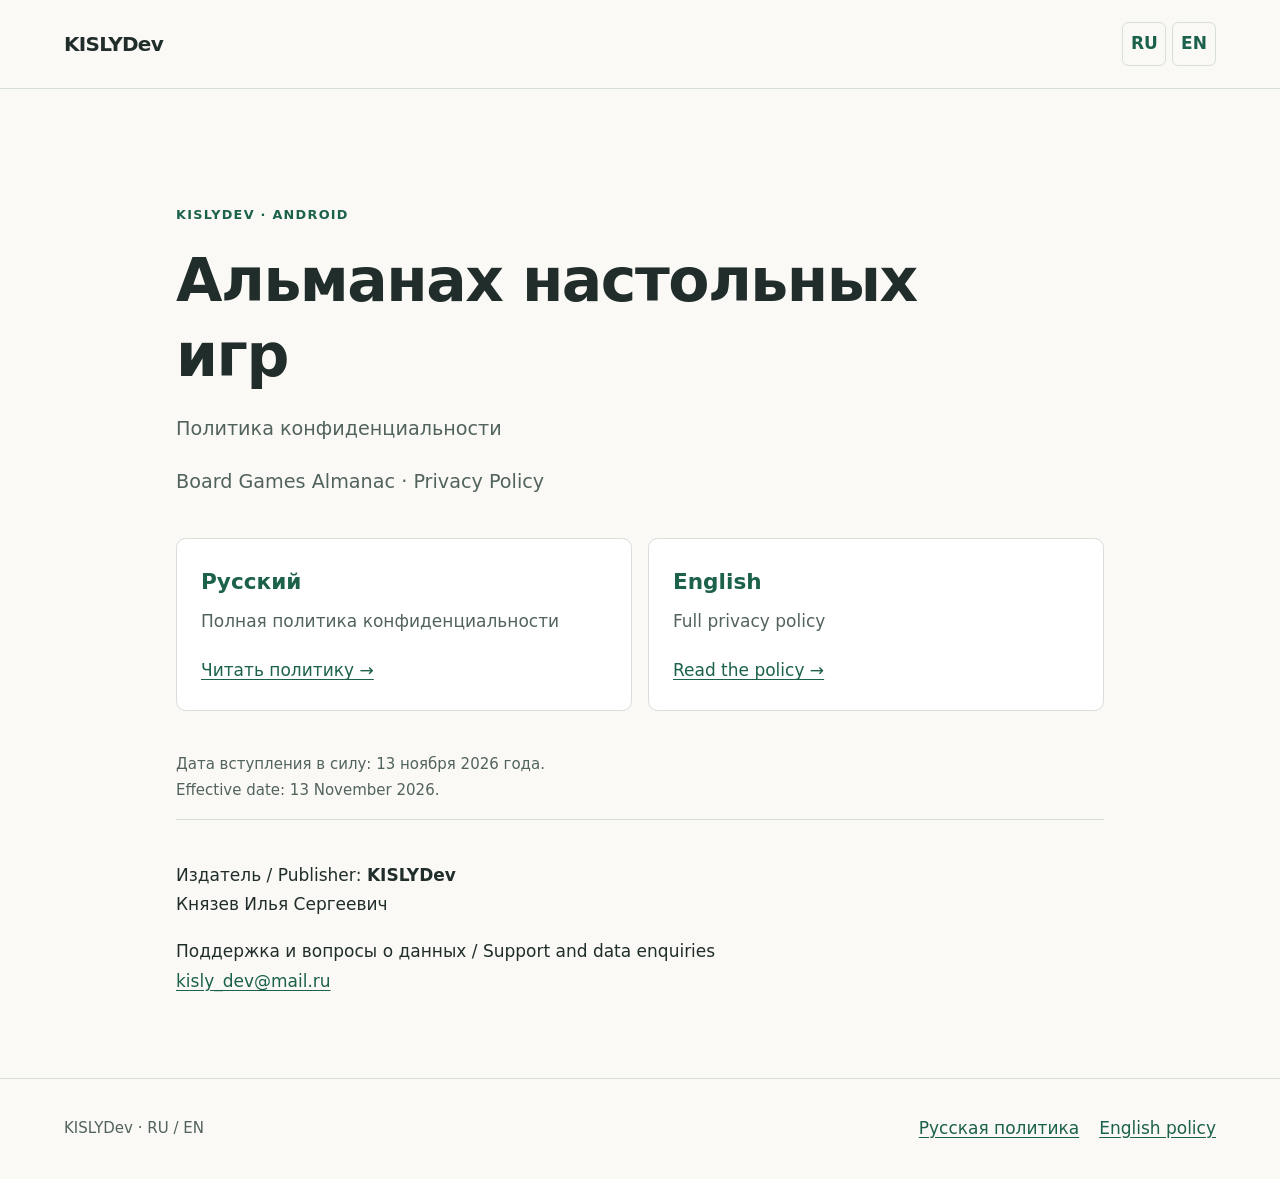
<file: index.html>
<!doctype html>
<html lang="ru">
<head>
  <meta charset="utf-8" />
  <meta name="viewport" content="width=device-width, initial-scale=1" />
  <meta name="description" content="KISLYDev — политика конфиденциальности приложения «Альманах настольных игр» на русском и английском языках." />
  <meta name="referrer" content="no-referrer" />
  <title>KISLYDev — Политика конфиденциальности / Privacy Policy</title>
  <link rel="stylesheet" href="styles.css" />
  <link rel="icon" href="data:," />
  <link rel="alternate" hreflang="ru" href="privacy-ru.html" />
  <link rel="alternate" hreflang="en" href="privacy-en.html" />
  <link rel="alternate" hreflang="x-default" href="index.html" />
</head>
<body>
  <a class="skip-link" href="#main">К содержимому / Skip to content</a>
  <header class="site-header">
    <div class="wrap header-inner">
      <a class="brand" href="index.html" aria-label="KISLYDev — главная / Home">KISLYDev</a>
      <nav class="languages" aria-label="Язык / Language">
        <a href="privacy-ru.html" lang="ru" hreflang="ru" aria-label="Русская политика">RU</a>
        <a href="privacy-en.html" lang="en" hreflang="en" aria-label="English privacy policy">EN</a>
      </nav>
    </div>
  </header>
  <main id="main" class="wrap home">
    <p class="eyebrow">KISLYDev · Android</p>
    <h1>Альманах настольных игр</h1>
    <p class="lead">Политика конфиденциальности</p>
    <p class="lead" lang="en">Board Games Almanac · Privacy Policy</p>
    <div class="language-choices">
      <a class="language-choice" href="privacy-ru.html" lang="ru" hreflang="ru">
        <strong>Русский</strong>
        <span>Полная политика конфиденциальности</span>
        <span class="read">Читать политику →</span>
      </a>
      <a class="language-choice" href="privacy-en.html" lang="en" hreflang="en">
        <strong>English</strong>
        <span>Full privacy policy</span>
        <span class="read">Read the policy →</span>
      </a>
    </div>
    <p class="small">Дата вступления в силу: <time datetime="2026-11-13">13 ноября 2026 года</time>.<br /><span lang="en">Effective date: <time datetime="2026-11-13">13 November 2026</time>.</span></p>
    <div class="contact">
      <p>Издатель / <span lang="en">Publisher</span>: <strong>KISLYDev</strong><br />Князев Илья Сергеевич</p>
      <p>Поддержка и вопросы о данных / <span lang="en">Support and data enquiries</span><br /><a href="mailto:kisly_dev@mail.ru">kisly_dev@mail.ru</a></p>
    </div>
  </main>
  <footer class="site-footer">
    <div class="wrap footer-inner">
      <p class="small">KISLYDev · RU / EN</p>
      <nav class="footer-links" aria-label="Политики / Policies">
        <a href="privacy-ru.html" lang="ru" hreflang="ru">Русская политика</a>
        <a href="privacy-en.html" lang="en" hreflang="en">English policy</a>
      </nav>
    </div>
  </footer>
</body>
</html>
</file>
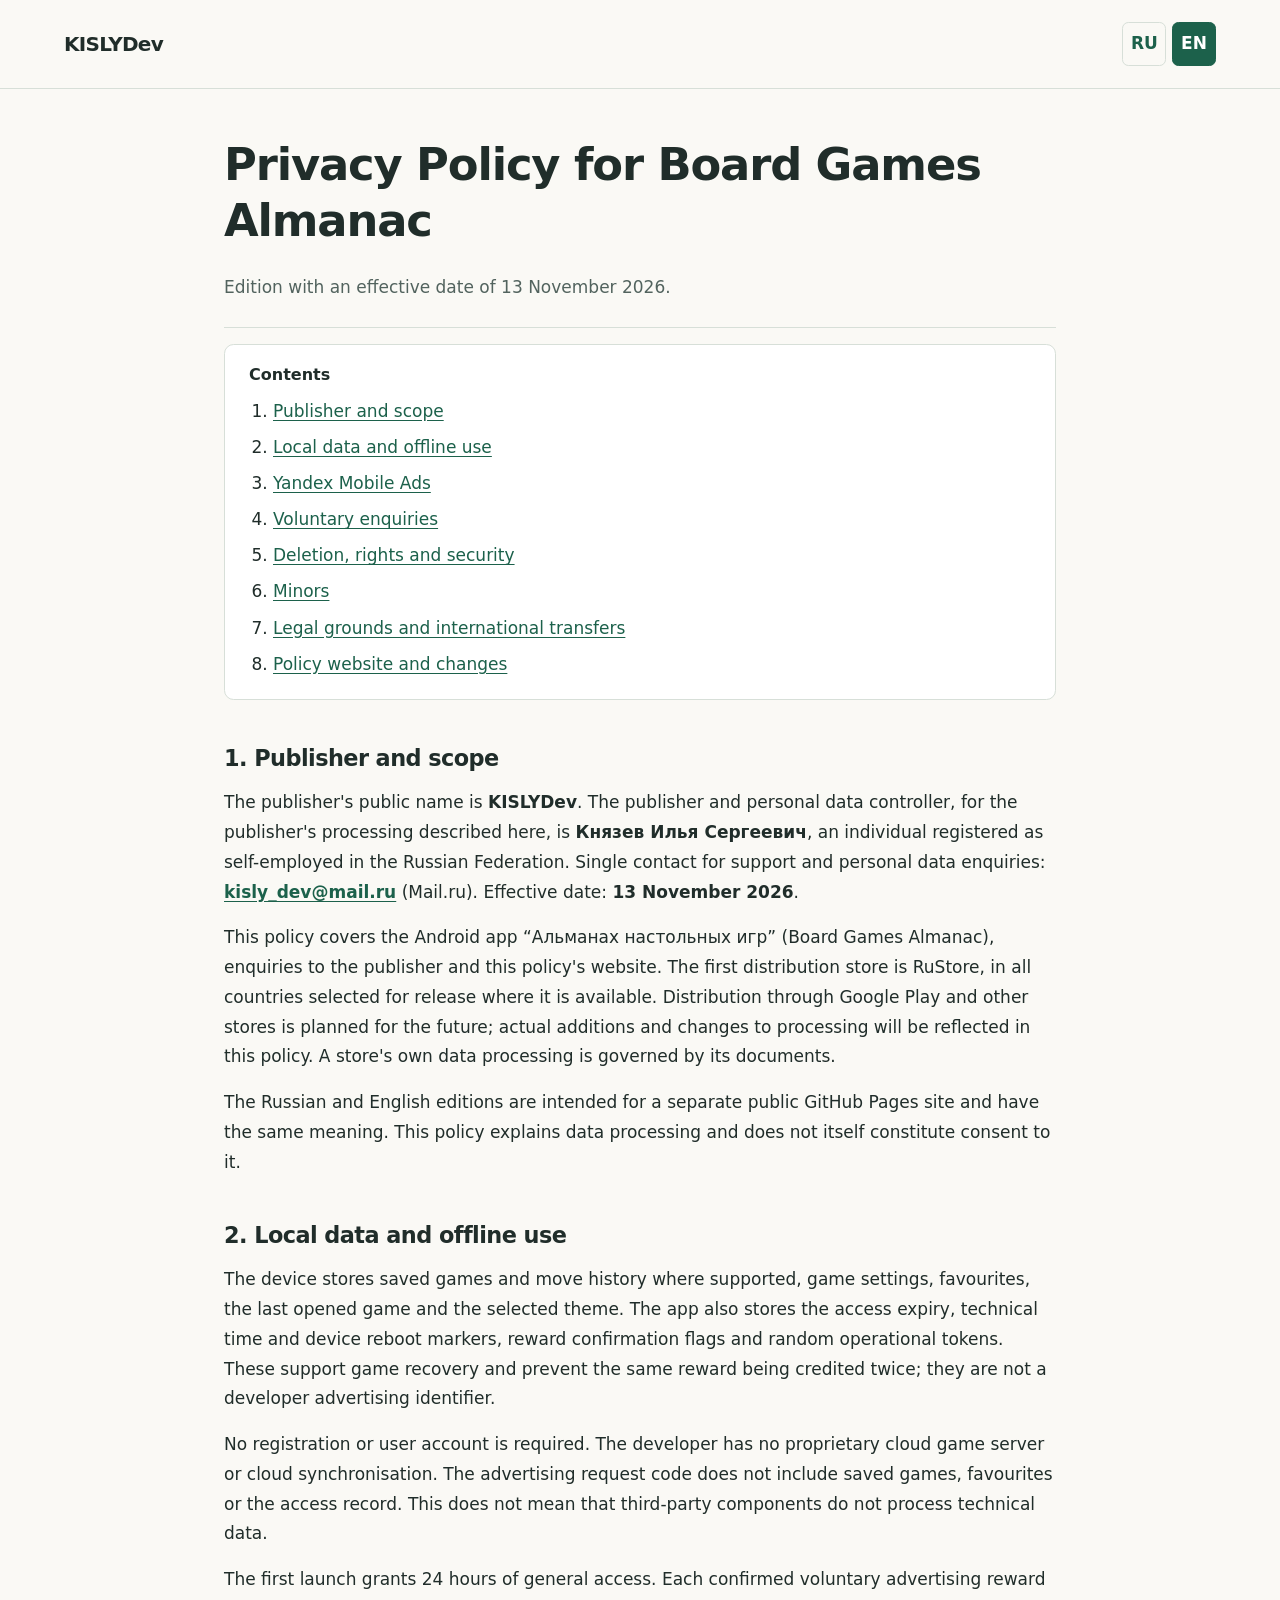
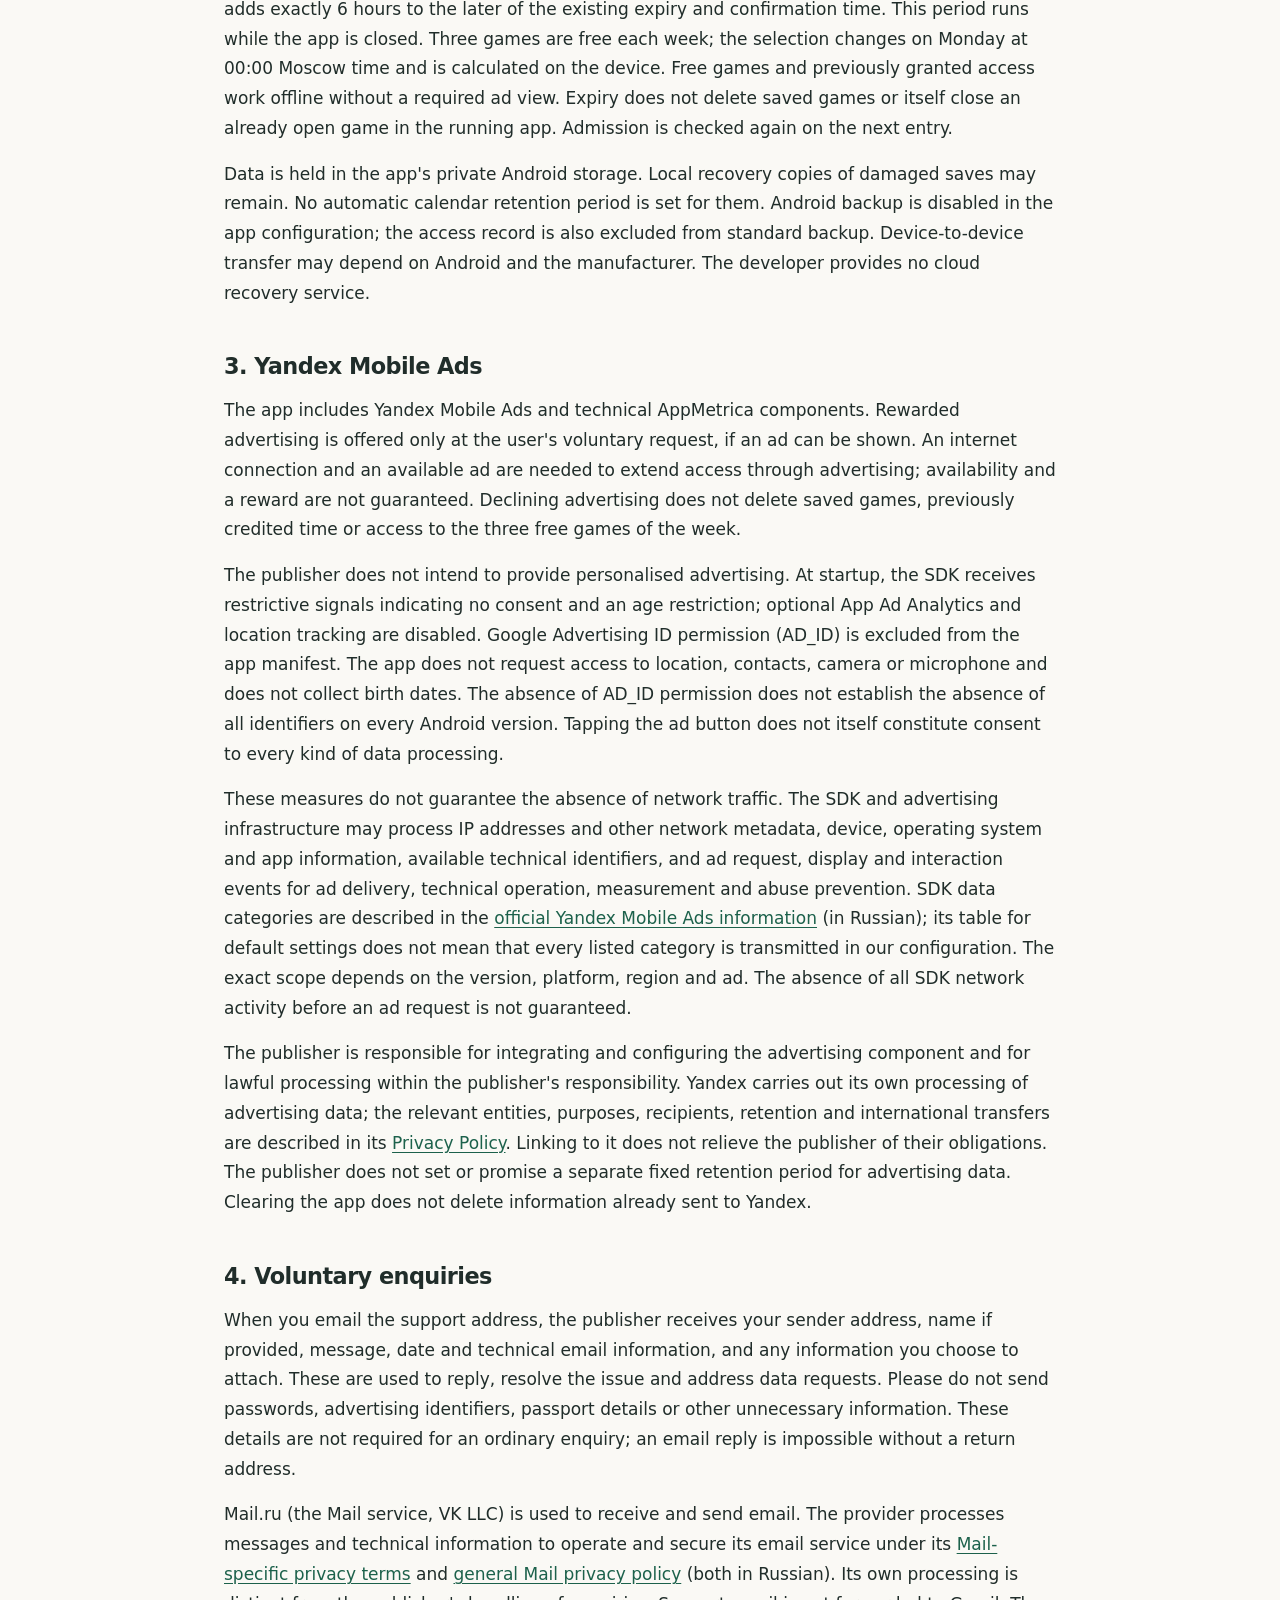
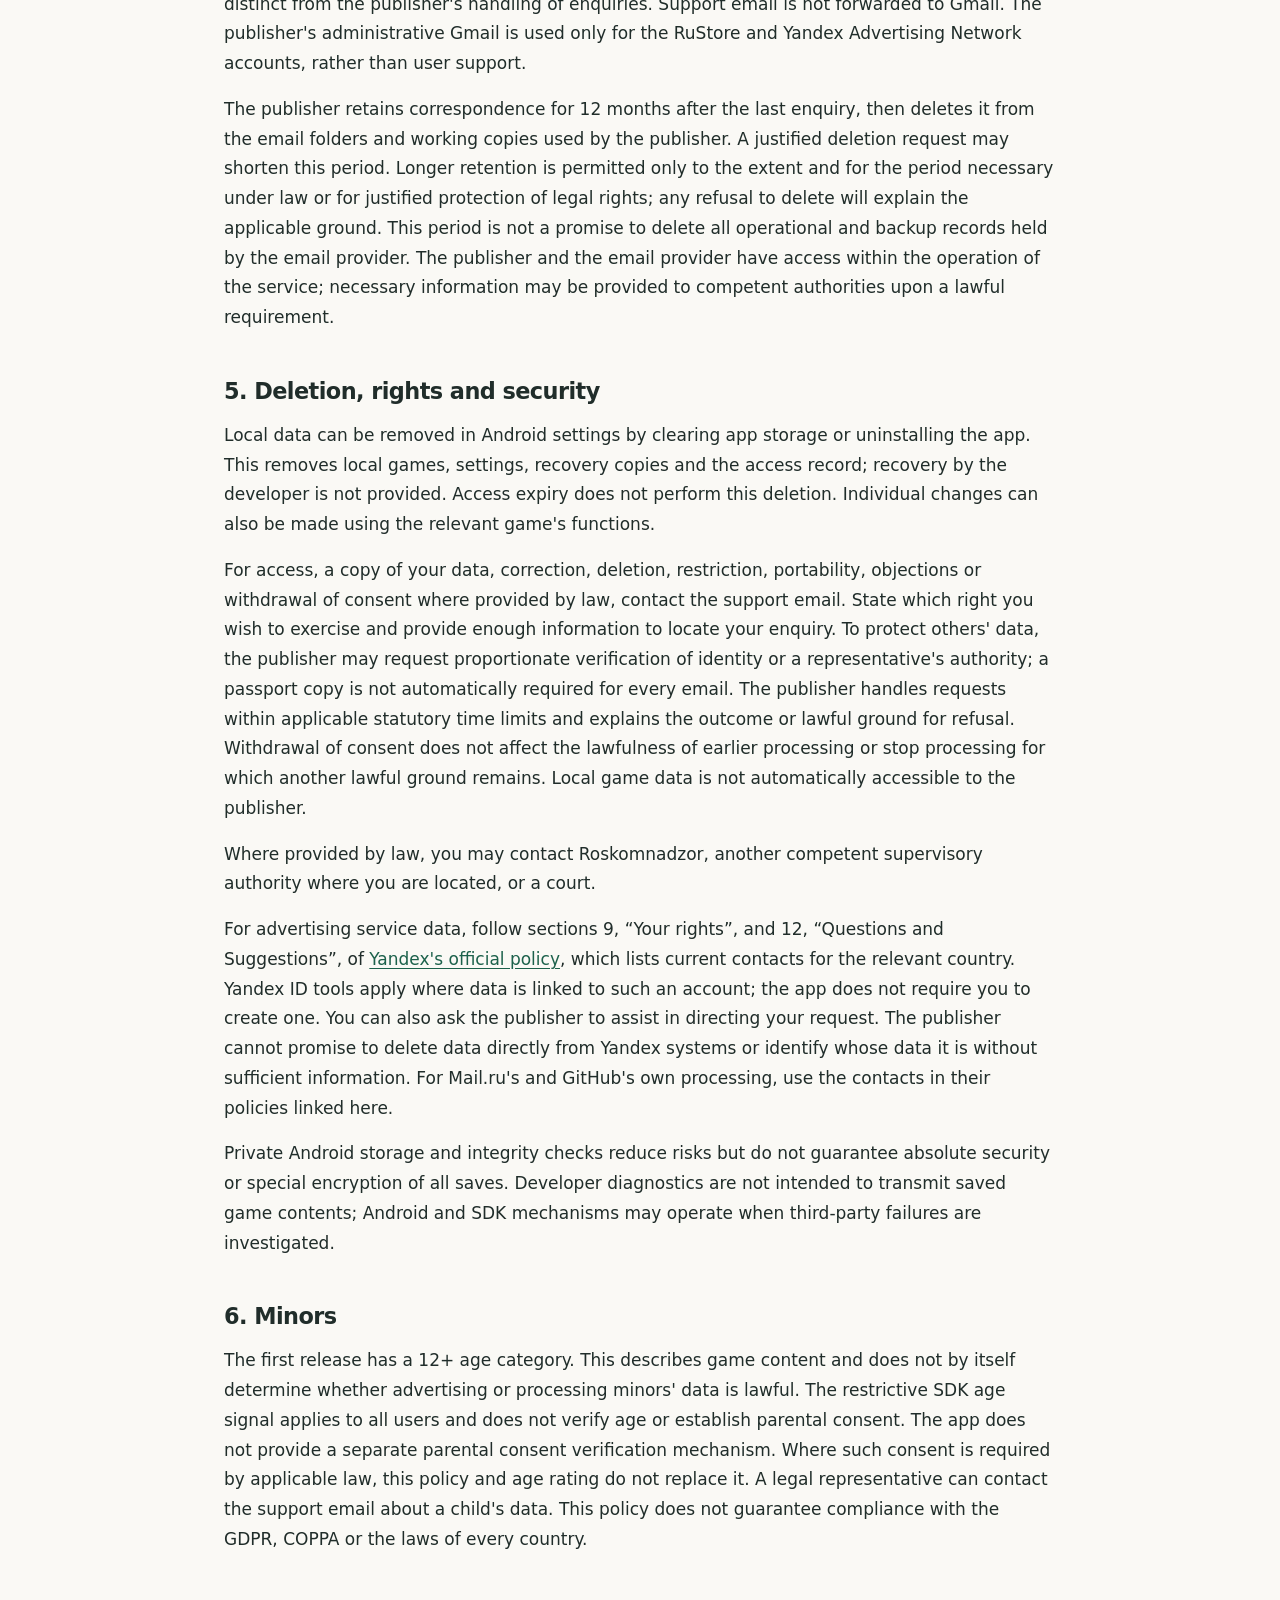
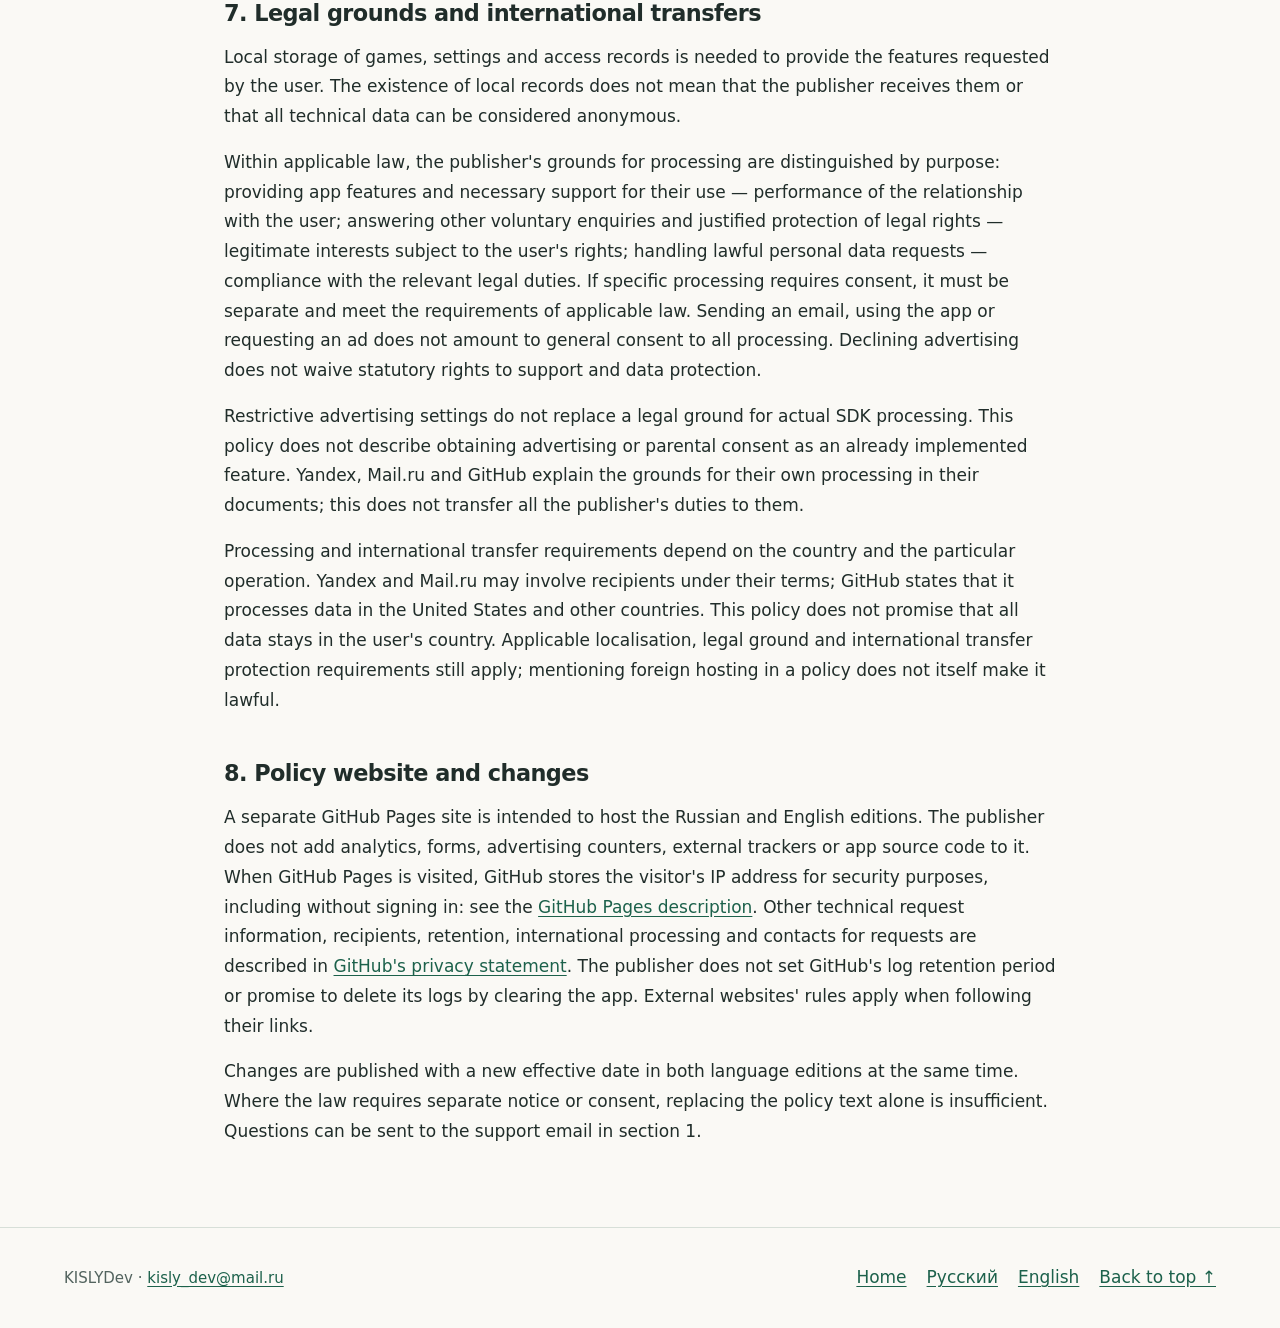
<file: privacy-en.html>
<!doctype html>
<html lang="en">
<head>
  <meta charset="utf-8" />
  <meta name="viewport" content="width=device-width, initial-scale=1" />
  <meta name="description" content="Full privacy policy for the Board Games Almanac Android app. Publisher: KISLYDev." />
  <meta name="referrer" content="no-referrer" />
  <title>Privacy Policy for Board Games Almanac — KISLYDev</title>
  <link rel="stylesheet" href="styles.css" />
  <link rel="icon" href="data:," />
  <link rel="alternate" hreflang="ru" href="privacy-ru.html" />
  <link rel="alternate" hreflang="en" href="privacy-en.html" />
  <link rel="alternate" hreflang="x-default" href="index.html" />
</head>
<body>
  <a class="skip-link" href="#main">Skip to content</a>
  <header class="site-header">
    <div class="wrap header-inner">
      <a class="brand" href="index.html" aria-label="KISLYDev — Home">KISLYDev</a>
      <nav class="languages" aria-label="Policy language">
        <a href="privacy-ru.html" lang="ru" hreflang="ru" aria-label="Русская политика">RU</a>
        <a href="privacy-en.html" lang="en" hreflang="en" aria-label="English privacy policy" aria-current="page">EN</a>
      </nav>
    </div>
  </header>
  <main id="main" class="wrap policy-layout">
    <article class="policy">
<h1>Privacy Policy for Board Games Almanac</h1>
<p>Edition with an effective date of <time datetime="2026-11-13">13 November 2026</time>.</p>
<nav class="contents" aria-labelledby="contents-title">
      <h2 id="contents-title">Contents</h2>
      <ol>
          <li><a href="#publisher">Publisher and scope</a></li>
          <li><a href="#local-data">Local data and offline use</a></li>
          <li><a href="#advertising">Yandex Mobile Ads</a></li>
          <li><a href="#support">Voluntary enquiries</a></li>
          <li><a href="#rights-deletion">Deletion, rights and security</a></li>
          <li><a href="#minors">Minors</a></li>
          <li><a href="#legal-transfers">Legal grounds and international transfers</a></li>
          <li><a href="#policy-site">Policy website and changes</a></li>
      </ol>
    </nav>
<section id="publisher" aria-labelledby="heading-publisher">
<h2 id="heading-publisher">1. Publisher and scope</h2>
<!-- privacy-section: publisher -->
<p>The publisher's public name is <strong>KISLYDev</strong>. The publisher and personal data controller, for the publisher's processing described here, is <strong lang="ru">Князев Илья Сергеевич</strong>, an individual registered as self-employed in the Russian Federation. Single contact for support and personal data enquiries: <strong><a href="mailto:kisly_dev@mail.ru">kisly_dev@mail.ru</a></strong> (Mail.ru). Effective date: <strong><time datetime="2026-11-13">13 November 2026</time></strong>.</p>
<p>This policy covers the Android app “Альманах настольных игр” (Board Games Almanac), enquiries to the publisher and this policy's website. The first distribution store is RuStore, in all countries selected for release where it is available. Distribution through Google Play and other stores is planned for the future; actual additions and changes to processing will be reflected in this policy. A store's own data processing is governed by its documents.</p>
<p>The Russian and English editions are intended for a separate public GitHub Pages site and have the same meaning. This policy explains data processing and does not itself constitute consent to it.</p>
</section>
<section id="local-data" aria-labelledby="heading-local-data">
<h2 id="heading-local-data">2. Local data and offline use</h2>
<!-- privacy-section: local-data -->
<p>The device stores saved games and move history where supported, game settings, favourites, the last opened game and the selected theme. The app also stores the access expiry, technical time and device reboot markers, reward confirmation flags and random operational tokens. These support game recovery and prevent the same reward being credited twice; they are not a developer advertising identifier.</p>
<p>No registration or user account is required. The developer has no proprietary cloud game server or cloud synchronisation. The advertising request code does not include saved games, favourites or the access record. This does not mean that third-party components do not process technical data.</p>
<p>The first launch grants 24 hours of general access. Each confirmed voluntary advertising reward adds exactly 6 hours to the later of the existing expiry and confirmation time. This period runs while the app is closed. Three games are free each week; the selection changes on Monday at 00:00 Moscow time and is calculated on the device. Free games and previously granted access work offline without a required ad view. Expiry does not delete saved games or itself close an already open game in the running app. Admission is checked again on the next entry.</p>
<p>Data is held in the app's private Android storage. Local recovery copies of damaged saves may remain. No automatic calendar retention period is set for them. Android backup is disabled in the app configuration; the access record is also excluded from standard backup. Device-to-device transfer may depend on Android and the manufacturer. The developer provides no cloud recovery service.</p>
</section>
<section id="advertising" aria-labelledby="heading-advertising">
<h2 id="heading-advertising">3. Yandex Mobile Ads</h2>
<!-- privacy-section: advertising -->
<p>The app includes Yandex Mobile Ads and technical AppMetrica components. Rewarded advertising is offered only at the user's voluntary request, if an ad can be shown. An internet connection and an available ad are needed to extend access through advertising; availability and a reward are not guaranteed. Declining advertising does not delete saved games, previously credited time or access to the three free games of the week.</p>
<p>The publisher does not intend to provide personalised advertising. At startup, the SDK receives restrictive signals indicating no consent and an age restriction; optional App Ad Analytics and location tracking are disabled. Google Advertising ID permission (AD_ID) is excluded from the app manifest. The app does not request access to location, contacts, camera or microphone and does not collect birth dates. The absence of AD_ID permission does not establish the absence of all identifiers on every Android version. Tapping the ad button does not itself constitute consent to every kind of data processing.</p>
<p>These measures do not guarantee the absence of network traffic. The SDK and advertising infrastructure may process IP addresses and other network metadata, device, operating system and app information, available technical identifiers, and ad request, display and interaction events for ad delivery, technical operation, measurement and abuse prevention. SDK data categories are described in the <a href="https://ads.yandex.com/helpcenter/ru/dev/android/app-privacy-android">official Yandex Mobile Ads information</a> (in Russian); its table for default settings does not mean that every listed category is transmitted in our configuration. The exact scope depends on the version, platform, region and ad. The absence of all SDK network activity before an ad request is not guaranteed.</p>
<p>The publisher is responsible for integrating and configuring the advertising component and for lawful processing within the publisher's responsibility. Yandex carries out its own processing of advertising data; the relevant entities, purposes, recipients, retention and international transfers are described in its <a href="https://yandex.com/legal/confidential/">Privacy Policy</a>. Linking to it does not relieve the publisher of their obligations. The publisher does not set or promise a separate fixed retention period for advertising data. Clearing the app does not delete information already sent to Yandex.</p>
</section>
<section id="support" aria-labelledby="heading-support">
<h2 id="heading-support">4. Voluntary enquiries</h2>
<!-- privacy-section: support -->
<p>When you email the support address, the publisher receives your sender address, name if provided, message, date and technical email information, and any information you choose to attach. These are used to reply, resolve the issue and address data requests. Please do not send passwords, advertising identifiers, passport details or other unnecessary information. These details are not required for an ordinary enquiry; an email reply is impossible without a return address.</p>
<p>Mail.ru (the Mail service, VK LLC) is used to receive and send email. The provider processes messages and technical information to operate and secure its email service under its <a href="https://help.mail.ru/legal/terms/mail/privacy/">Mail-specific privacy terms</a> and <a href="https://help.mail.ru/legal/terms/common/privacy/">general Mail privacy policy</a> (both in Russian). Its own processing is distinct from the publisher's handling of enquiries. Support email is not forwarded to Gmail. The publisher's administrative Gmail is used only for the RuStore and Yandex Advertising Network accounts, rather than user support.</p>
<p>The publisher retains correspondence for 12 months after the last enquiry, then deletes it from the email folders and working copies used by the publisher. A justified deletion request may shorten this period. Longer retention is permitted only to the extent and for the period necessary under law or for justified protection of legal rights; any refusal to delete will explain the applicable ground. This period is not a promise to delete all operational and backup records held by the email provider. The publisher and the email provider have access within the operation of the service; necessary information may be provided to competent authorities upon a lawful requirement.</p>
</section>
<section id="rights-deletion" aria-labelledby="heading-rights-deletion">
<h2 id="heading-rights-deletion">5. Deletion, rights and security</h2>
<!-- privacy-section: rights-deletion -->
<p>Local data can be removed in Android settings by clearing app storage or uninstalling the app. This removes local games, settings, recovery copies and the access record; recovery by the developer is not provided. Access expiry does not perform this deletion. Individual changes can also be made using the relevant game's functions.</p>
<p>For access, a copy of your data, correction, deletion, restriction, portability, objections or withdrawal of consent where provided by law, contact the support email. State which right you wish to exercise and provide enough information to locate your enquiry. To protect others' data, the publisher may request proportionate verification of identity or a representative's authority; a passport copy is not automatically required for every email. The publisher handles requests within applicable statutory time limits and explains the outcome or lawful ground for refusal. Withdrawal of consent does not affect the lawfulness of earlier processing or stop processing for which another lawful ground remains. Local game data is not automatically accessible to the publisher.</p>
<p>Where provided by law, you may contact Roskomnadzor, another competent supervisory authority where you are located, or a court.</p>
<p>For advertising service data, follow sections 9, “Your rights”, and 12, “Questions and Suggestions”, of <a href="https://yandex.com/legal/confidential/">Yandex's official policy</a>, which lists current contacts for the relevant country. Yandex ID tools apply where data is linked to such an account; the app does not require you to create one. You can also ask the publisher to assist in directing your request. The publisher cannot promise to delete data directly from Yandex systems or identify whose data it is without sufficient information. For Mail.ru's and GitHub's own processing, use the contacts in their policies linked here.</p>
<p>Private Android storage and integrity checks reduce risks but do not guarantee absolute security or special encryption of all saves. Developer diagnostics are not intended to transmit saved game contents; Android and SDK mechanisms may operate when third-party failures are investigated.</p>
</section>
<section id="minors" aria-labelledby="heading-minors">
<h2 id="heading-minors">6. Minors</h2>
<!-- privacy-section: minors -->
<p>The first release has a 12+ age category. This describes game content and does not by itself determine whether advertising or processing minors' data is lawful. The restrictive SDK age signal applies to all users and does not verify age or establish parental consent. The app does not provide a separate parental consent verification mechanism. Where such consent is required by applicable law, this policy and age rating do not replace it. A legal representative can contact the support email about a child's data. This policy does not guarantee compliance with the GDPR, COPPA or the laws of every country.</p>
</section>
<section id="legal-transfers" aria-labelledby="heading-legal-transfers">
<h2 id="heading-legal-transfers">7. Legal grounds and international transfers</h2>
<!-- privacy-section: legal-transfers -->
<p>Local storage of games, settings and access records is needed to provide the features requested by the user. The existence of local records does not mean that the publisher receives them or that all technical data can be considered anonymous.</p>
<p>Within applicable law, the publisher's grounds for processing are distinguished by purpose: providing app features and necessary support for their use — performance of the relationship with the user; answering other voluntary enquiries and justified protection of legal rights — legitimate interests subject to the user's rights; handling lawful personal data requests — compliance with the relevant legal duties. If specific processing requires consent, it must be separate and meet the requirements of applicable law. Sending an email, using the app or requesting an ad does not amount to general consent to all processing. Declining advertising does not waive statutory rights to support and data protection.</p>
<p>Restrictive advertising settings do not replace a legal ground for actual SDK processing. This policy does not describe obtaining advertising or parental consent as an already implemented feature. Yandex, Mail.ru and GitHub explain the grounds for their own processing in their documents; this does not transfer all the publisher's duties to them.</p>
<p>Processing and international transfer requirements depend on the country and the particular operation. Yandex and Mail.ru may involve recipients under their terms; GitHub states that it processes data in the United States and other countries. This policy does not promise that all data stays in the user's country. Applicable localisation, legal ground and international transfer protection requirements still apply; mentioning foreign hosting in a policy does not itself make it lawful.</p>
</section>
<section id="policy-site" aria-labelledby="heading-policy-site">
<h2 id="heading-policy-site">8. Policy website and changes</h2>
<!-- privacy-section: policy-site -->
<p>A separate GitHub Pages site is intended to host the Russian and English editions. The publisher does not add analytics, forms, advertising counters, external trackers or app source code to it. When GitHub Pages is visited, GitHub stores the visitor's IP address for security purposes, including without signing in: see the <a href="https://docs.github.com/en/pages/getting-started-with-github-pages/what-is-github-pages">GitHub Pages description</a>. Other technical request information, recipients, retention, international processing and contacts for requests are described in <a href="https://docs.github.com/en/site-policy/privacy-policies/github-general-privacy-statement">GitHub's privacy statement</a>. The publisher does not set GitHub's log retention period or promise to delete its logs by clearing the app. External websites' rules apply when following their links.</p>
<p>Changes are published with a new effective date in both language editions at the same time. Where the law requires separate notice or consent, replacing the policy text alone is insufficient. Questions can be sent to the support email in section 1.</p>
</section>
    </article>
  </main>
  <footer class="site-footer">
    <div class="wrap footer-inner">
      <p class="small">KISLYDev · <a href="mailto:kisly_dev@mail.ru">kisly_dev@mail.ru</a></p>
      <nav class="footer-links" aria-label="Navigation">
        <a href="index.html">Home</a>
        <a href="privacy-ru.html" lang="ru" hreflang="ru">Русский</a>
        <a href="privacy-en.html" lang="en" hreflang="en">English</a>
        <a href="#main">Back to top ↑</a>
      </nav>
    </div>
  </footer>
</body>
</html>
</file>
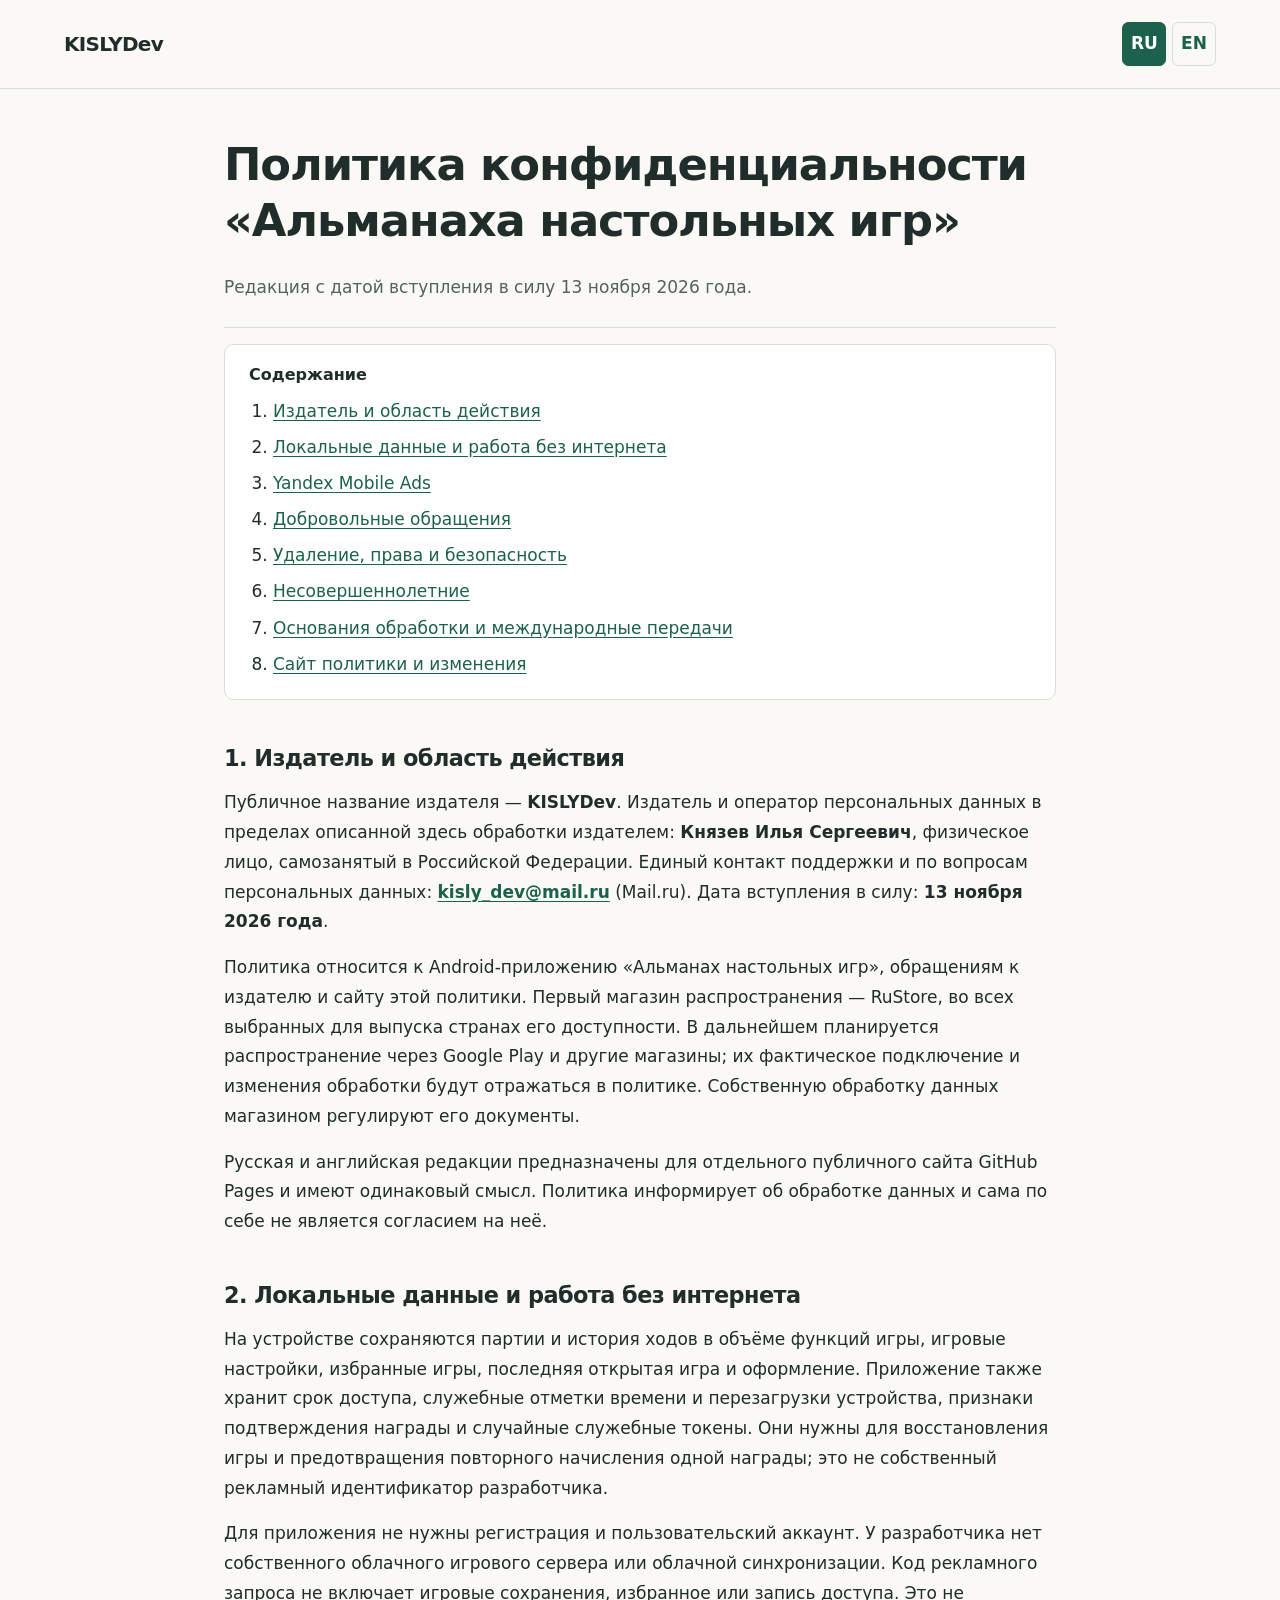
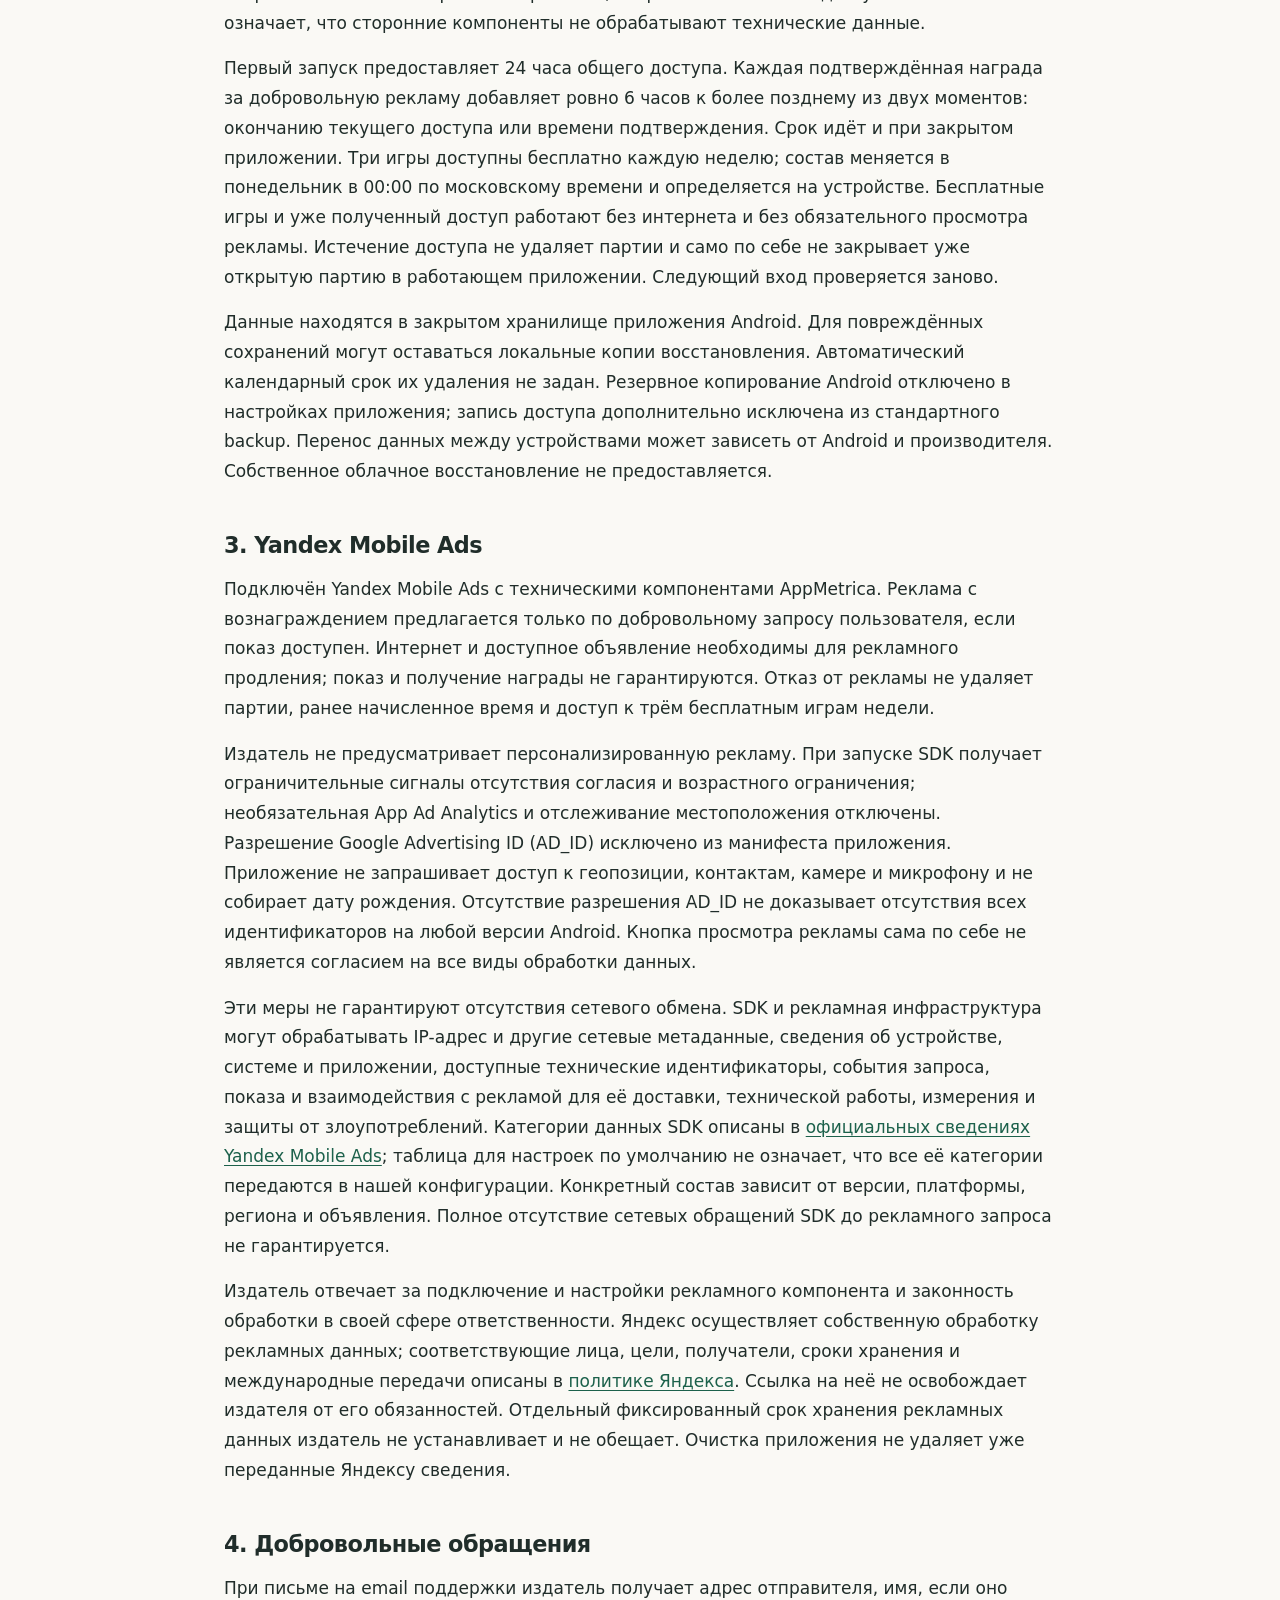
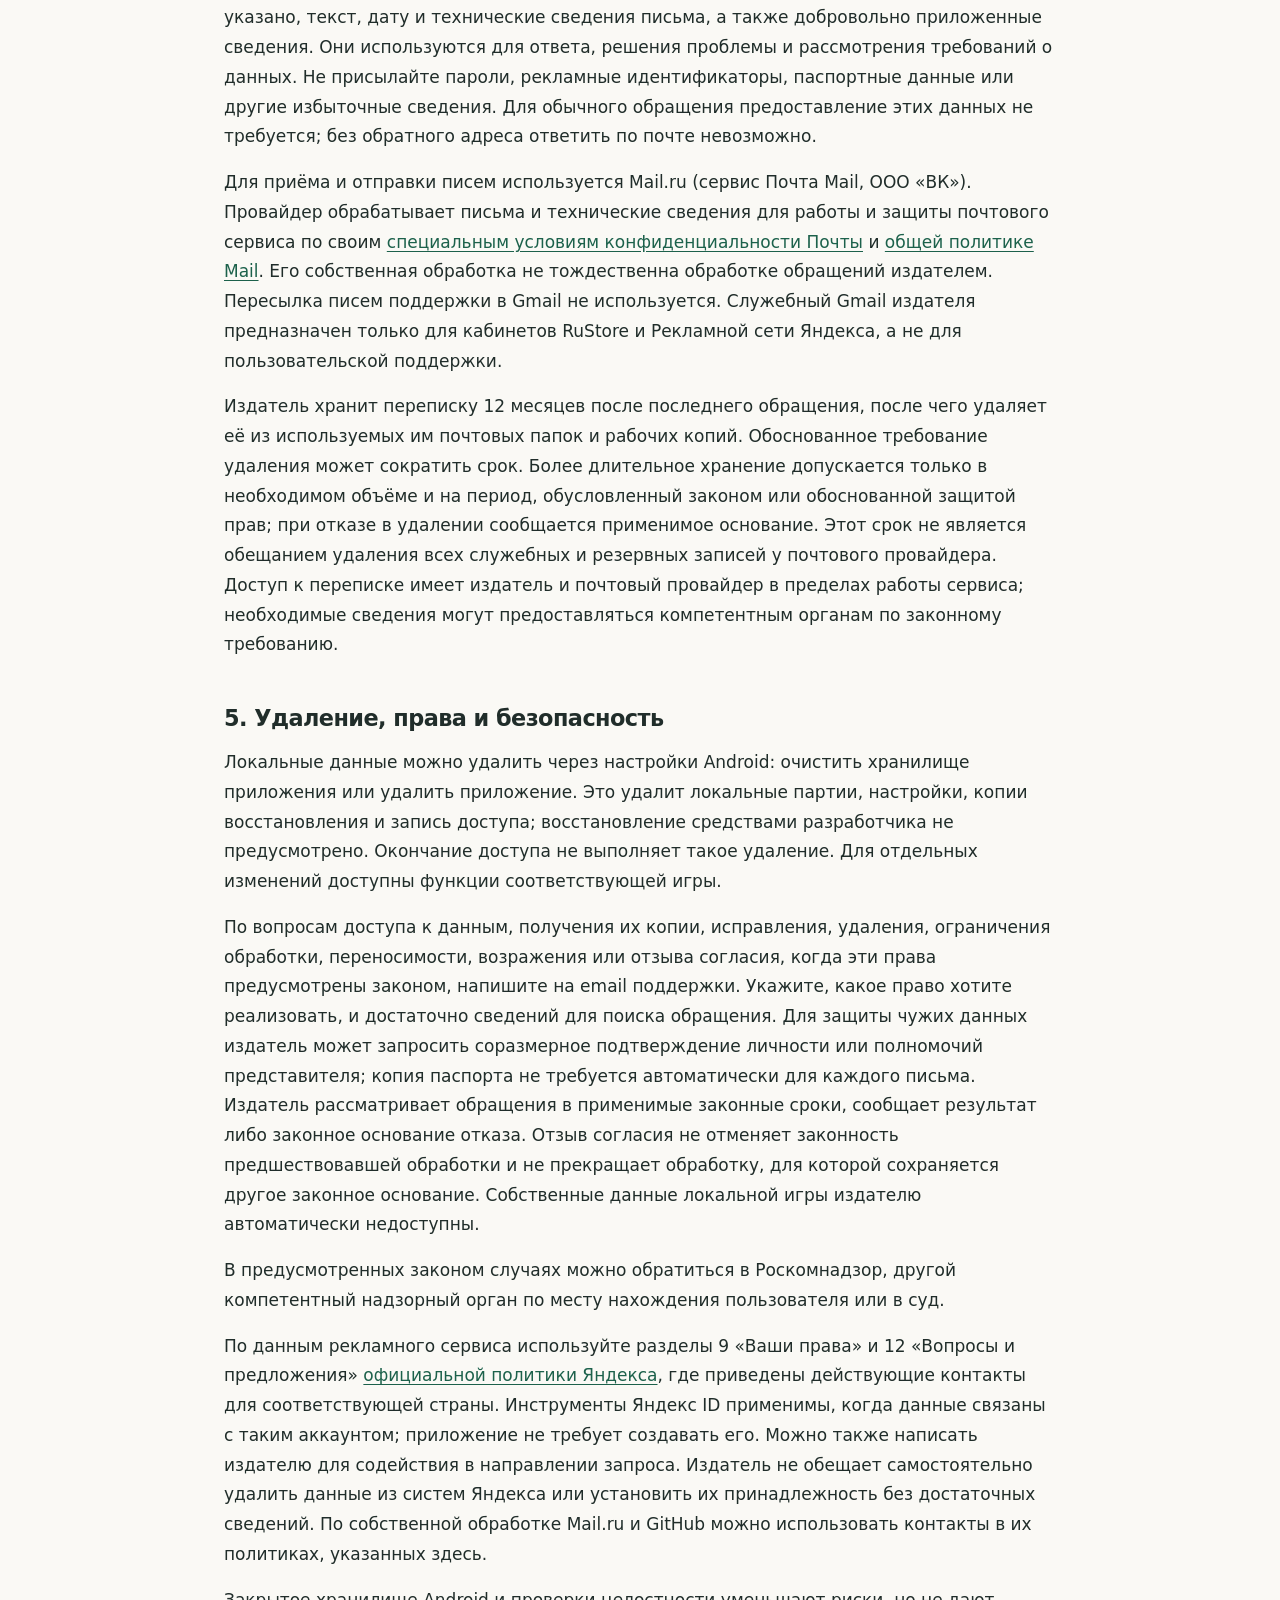
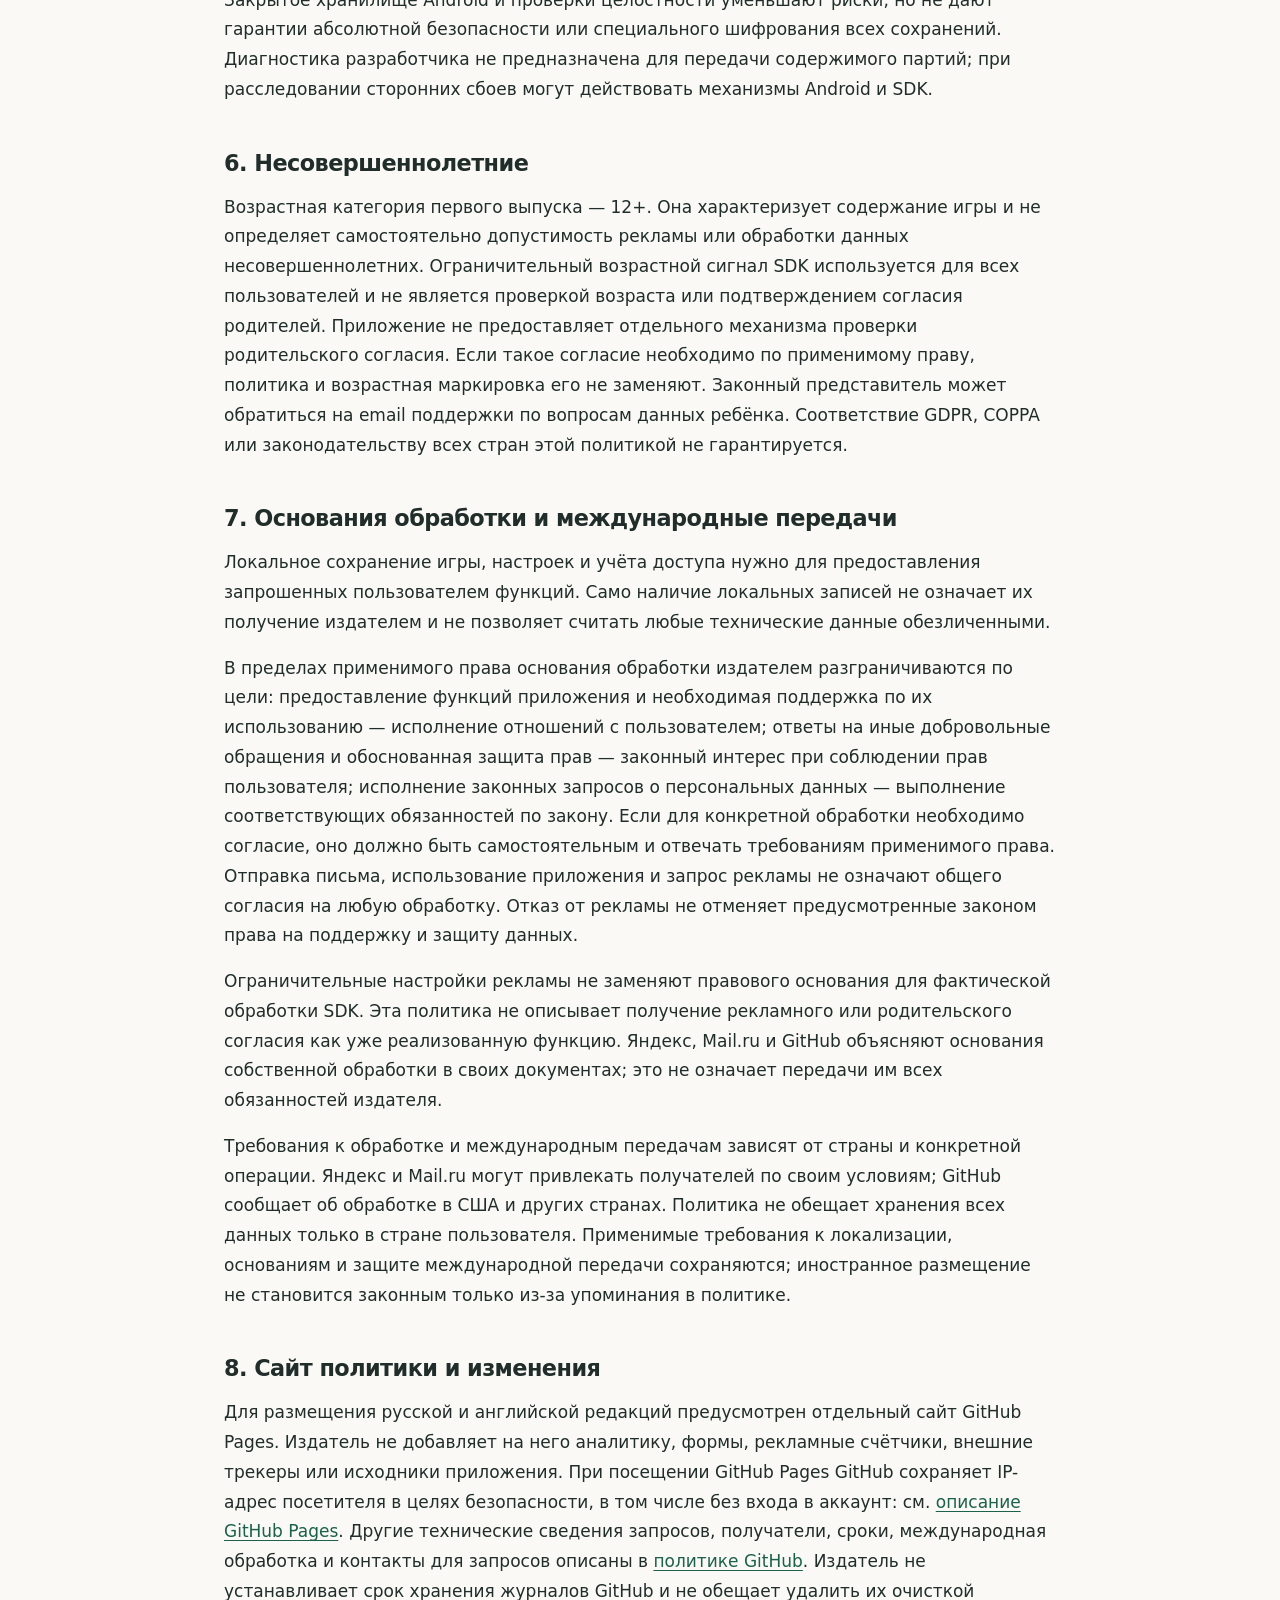
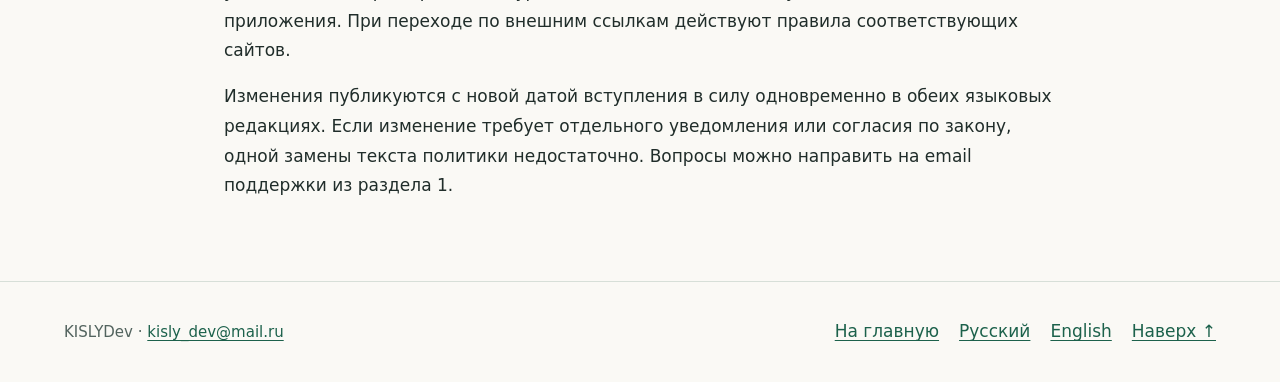
<file: privacy-ru.html>
<!doctype html>
<html lang="ru">
<head>
  <meta charset="utf-8" />
  <meta name="viewport" content="width=device-width, initial-scale=1" />
  <meta name="description" content="Полная политика конфиденциальности приложения «Альманах настольных игр». Издатель KISLYDev." />
  <meta name="referrer" content="no-referrer" />
  <title>Политика конфиденциальности «Альманаха настольных игр» — KISLYDev</title>
  <link rel="stylesheet" href="styles.css" />
  <link rel="icon" href="data:," />
  <link rel="alternate" hreflang="ru" href="privacy-ru.html" />
  <link rel="alternate" hreflang="en" href="privacy-en.html" />
  <link rel="alternate" hreflang="x-default" href="index.html" />
</head>
<body>
  <a class="skip-link" href="#main">К содержимому</a>
  <header class="site-header">
    <div class="wrap header-inner">
      <a class="brand" href="index.html" aria-label="KISLYDev — На главную">KISLYDev</a>
      <nav class="languages" aria-label="Язык политики">
        <a href="privacy-ru.html" lang="ru" hreflang="ru" aria-label="Русская политика" aria-current="page">RU</a>
        <a href="privacy-en.html" lang="en" hreflang="en" aria-label="English privacy policy">EN</a>
      </nav>
    </div>
  </header>
  <main id="main" class="wrap policy-layout">
    <article class="policy">
<h1>Политика конфиденциальности «Альманаха настольных игр»</h1>
<p>Редакция с датой вступления в силу <time datetime="2026-11-13">13 ноября 2026 года</time>.</p>
<nav class="contents" aria-labelledby="contents-title">
      <h2 id="contents-title">Содержание</h2>
      <ol>
          <li><a href="#publisher">Издатель и область действия</a></li>
          <li><a href="#local-data">Локальные данные и работа без интернета</a></li>
          <li><a href="#advertising">Yandex Mobile Ads</a></li>
          <li><a href="#support">Добровольные обращения</a></li>
          <li><a href="#rights-deletion">Удаление, права и безопасность</a></li>
          <li><a href="#minors">Несовершеннолетние</a></li>
          <li><a href="#legal-transfers">Основания обработки и международные передачи</a></li>
          <li><a href="#policy-site">Сайт политики и изменения</a></li>
      </ol>
    </nav>
<section id="publisher" aria-labelledby="heading-publisher">
<h2 id="heading-publisher">1. Издатель и область действия</h2>
<!-- privacy-section: publisher -->
<p>Публичное название издателя — <strong>KISLYDev</strong>. Издатель и оператор персональных данных в пределах описанной здесь обработки издателем: <strong>Князев Илья Сергеевич</strong>, физическое лицо, самозанятый в Российской Федерации. Единый контакт поддержки и по вопросам персональных данных: <strong><a href="mailto:kisly_dev@mail.ru">kisly_dev@mail.ru</a></strong> (Mail.ru). Дата вступления в силу: <strong><time datetime="2026-11-13">13 ноября 2026 года</time></strong>.</p>
<p>Политика относится к Android-приложению «Альманах настольных игр», обращениям к издателю и сайту этой политики. Первый магазин распространения — RuStore, во всех выбранных для выпуска странах его доступности. В дальнейшем планируется распространение через Google Play и другие магазины; их фактическое подключение и изменения обработки будут отражаться в политике. Собственную обработку данных магазином регулируют его документы.</p>
<p>Русская и английская редакции предназначены для отдельного публичного сайта GitHub Pages и имеют одинаковый смысл. Политика информирует об обработке данных и сама по себе не является согласием на неё.</p>
</section>
<section id="local-data" aria-labelledby="heading-local-data">
<h2 id="heading-local-data">2. Локальные данные и работа без интернета</h2>
<!-- privacy-section: local-data -->
<p>На устройстве сохраняются партии и история ходов в объёме функций игры, игровые настройки, избранные игры, последняя открытая игра и оформление. Приложение также хранит срок доступа, служебные отметки времени и перезагрузки устройства, признаки подтверждения награды и случайные служебные токены. Они нужны для восстановления игры и предотвращения повторного начисления одной награды; это не собственный рекламный идентификатор разработчика.</p>
<p>Для приложения не нужны регистрация и пользовательский аккаунт. У разработчика нет собственного облачного игрового сервера или облачной синхронизации. Код рекламного запроса не включает игровые сохранения, избранное или запись доступа. Это не означает, что сторонние компоненты не обрабатывают технические данные.</p>
<p>Первый запуск предоставляет 24 часа общего доступа. Каждая подтверждённая награда за добровольную рекламу добавляет ровно 6 часов к более позднему из двух моментов: окончанию текущего доступа или времени подтверждения. Срок идёт и при закрытом приложении. Три игры доступны бесплатно каждую неделю; состав меняется в понедельник в 00:00 по московскому времени и определяется на устройстве. Бесплатные игры и уже полученный доступ работают без интернета и без обязательного просмотра рекламы. Истечение доступа не удаляет партии и само по себе не закрывает уже открытую партию в работающем приложении. Следующий вход проверяется заново.</p>
<p>Данные находятся в закрытом хранилище приложения Android. Для повреждённых сохранений могут оставаться локальные копии восстановления. Автоматический календарный срок их удаления не задан. Резервное копирование Android отключено в настройках приложения; запись доступа дополнительно исключена из стандартного backup. Перенос данных между устройствами может зависеть от Android и производителя. Собственное облачное восстановление не предоставляется.</p>
</section>
<section id="advertising" aria-labelledby="heading-advertising">
<h2 id="heading-advertising">3. Yandex Mobile Ads</h2>
<!-- privacy-section: advertising -->
<p>Подключён Yandex Mobile Ads с техническими компонентами AppMetrica. Реклама с вознаграждением предлагается только по добровольному запросу пользователя, если показ доступен. Интернет и доступное объявление необходимы для рекламного продления; показ и получение награды не гарантируются. Отказ от рекламы не удаляет партии, ранее начисленное время и доступ к трём бесплатным играм недели.</p>
<p>Издатель не предусматривает персонализированную рекламу. При запуске SDK получает ограничительные сигналы отсутствия согласия и возрастного ограничения; необязательная App Ad Analytics и отслеживание местоположения отключены. Разрешение Google Advertising ID (AD_ID) исключено из манифеста приложения. Приложение не запрашивает доступ к геопозиции, контактам, камере и микрофону и не собирает дату рождения. Отсутствие разрешения AD_ID не доказывает отсутствия всех идентификаторов на любой версии Android. Кнопка просмотра рекламы сама по себе не является согласием на все виды обработки данных.</p>
<p>Эти меры не гарантируют отсутствия сетевого обмена. SDK и рекламная инфраструктура могут обрабатывать IP-адрес и другие сетевые метаданные, сведения об устройстве, системе и приложении, доступные технические идентификаторы, события запроса, показа и взаимодействия с рекламой для её доставки, технической работы, измерения и защиты от злоупотреблений. Категории данных SDK описаны в <a href="https://ads.yandex.com/helpcenter/ru/dev/android/app-privacy-android">официальных сведениях Yandex Mobile Ads</a>; таблица для настроек по умолчанию не означает, что все её категории передаются в нашей конфигурации. Конкретный состав зависит от версии, платформы, региона и объявления. Полное отсутствие сетевых обращений SDK до рекламного запроса не гарантируется.</p>
<p>Издатель отвечает за подключение и настройки рекламного компонента и законность обработки в своей сфере ответственности. Яндекс осуществляет собственную обработку рекламных данных; соответствующие лица, цели, получатели, сроки хранения и международные передачи описаны в <a href="https://yandex.ru/legal/confidential/">политике Яндекса</a>. Ссылка на неё не освобождает издателя от его обязанностей. Отдельный фиксированный срок хранения рекламных данных издатель не устанавливает и не обещает. Очистка приложения не удаляет уже переданные Яндексу сведения.</p>
</section>
<section id="support" aria-labelledby="heading-support">
<h2 id="heading-support">4. Добровольные обращения</h2>
<!-- privacy-section: support -->
<p>При письме на email поддержки издатель получает адрес отправителя, имя, если оно указано, текст, дату и технические сведения письма, а также добровольно приложенные сведения. Они используются для ответа, решения проблемы и рассмотрения требований о данных. Не присылайте пароли, рекламные идентификаторы, паспортные данные или другие избыточные сведения. Для обычного обращения предоставление этих данных не требуется; без обратного адреса ответить по почте невозможно.</p>
<p>Для приёма и отправки писем используется Mail.ru (сервис Почта Mail, ООО «ВК»). Провайдер обрабатывает письма и технические сведения для работы и защиты почтового сервиса по своим <a href="https://help.mail.ru/legal/terms/mail/privacy/">специальным условиям конфиденциальности Почты</a> и <a href="https://help.mail.ru/legal/terms/common/privacy/">общей политике Mail</a>. Его собственная обработка не тождественна обработке обращений издателем. Пересылка писем поддержки в Gmail не используется. Служебный Gmail издателя предназначен только для кабинетов RuStore и Рекламной сети Яндекса, а не для пользовательской поддержки.</p>
<p>Издатель хранит переписку 12 месяцев после последнего обращения, после чего удаляет её из используемых им почтовых папок и рабочих копий. Обоснованное требование удаления может сократить срок. Более длительное хранение допускается только в необходимом объёме и на период, обусловленный законом или обоснованной защитой прав; при отказе в удалении сообщается применимое основание. Этот срок не является обещанием удаления всех служебных и резервных записей у почтового провайдера. Доступ к переписке имеет издатель и почтовый провайдер в пределах работы сервиса; необходимые сведения могут предоставляться компетентным органам по законному требованию.</p>
</section>
<section id="rights-deletion" aria-labelledby="heading-rights-deletion">
<h2 id="heading-rights-deletion">5. Удаление, права и безопасность</h2>
<!-- privacy-section: rights-deletion -->
<p>Локальные данные можно удалить через настройки Android: очистить хранилище приложения или удалить приложение. Это удалит локальные партии, настройки, копии восстановления и запись доступа; восстановление средствами разработчика не предусмотрено. Окончание доступа не выполняет такое удаление. Для отдельных изменений доступны функции соответствующей игры.</p>
<p>По вопросам доступа к данным, получения их копии, исправления, удаления, ограничения обработки, переносимости, возражения или отзыва согласия, когда эти права предусмотрены законом, напишите на email поддержки. Укажите, какое право хотите реализовать, и достаточно сведений для поиска обращения. Для защиты чужих данных издатель может запросить соразмерное подтверждение личности или полномочий представителя; копия паспорта не требуется автоматически для каждого письма. Издатель рассматривает обращения в применимые законные сроки, сообщает результат либо законное основание отказа. Отзыв согласия не отменяет законность предшествовавшей обработки и не прекращает обработку, для которой сохраняется другое законное основание. Собственные данные локальной игры издателю автоматически недоступны.</p>
<p>В предусмотренных законом случаях можно обратиться в Роскомнадзор, другой компетентный надзорный орган по месту нахождения пользователя или в суд.</p>
<p>По данным рекламного сервиса используйте разделы 9 «Ваши права» и 12 «Вопросы и предложения» <a href="https://yandex.ru/legal/confidential/">официальной политики Яндекса</a>, где приведены действующие контакты для соответствующей страны. Инструменты Яндекс ID применимы, когда данные связаны с таким аккаунтом; приложение не требует создавать его. Можно также написать издателю для содействия в направлении запроса. Издатель не обещает самостоятельно удалить данные из систем Яндекса или установить их принадлежность без достаточных сведений. По собственной обработке Mail.ru и GitHub можно использовать контакты в их политиках, указанных здесь.</p>
<p>Закрытое хранилище Android и проверки целостности уменьшают риски, но не дают гарантии абсолютной безопасности или специального шифрования всех сохранений. Диагностика разработчика не предназначена для передачи содержимого партий; при расследовании сторонних сбоев могут действовать механизмы Android и SDK.</p>
</section>
<section id="minors" aria-labelledby="heading-minors">
<h2 id="heading-minors">6. Несовершеннолетние</h2>
<!-- privacy-section: minors -->
<p>Возрастная категория первого выпуска — 12+. Она характеризует содержание игры и не определяет самостоятельно допустимость рекламы или обработки данных несовершеннолетних. Ограничительный возрастной сигнал SDK используется для всех пользователей и не является проверкой возраста или подтверждением согласия родителей. Приложение не предоставляет отдельного механизма проверки родительского согласия. Если такое согласие необходимо по применимому праву, политика и возрастная маркировка его не заменяют. Законный представитель может обратиться на email поддержки по вопросам данных ребёнка. Соответствие GDPR, COPPA или законодательству всех стран этой политикой не гарантируется.</p>
</section>
<section id="legal-transfers" aria-labelledby="heading-legal-transfers">
<h2 id="heading-legal-transfers">7. Основания обработки и международные передачи</h2>
<!-- privacy-section: legal-transfers -->
<p>Локальное сохранение игры, настроек и учёта доступа нужно для предоставления запрошенных пользователем функций. Само наличие локальных записей не означает их получение издателем и не позволяет считать любые технические данные обезличенными.</p>
<p>В пределах применимого права основания обработки издателем разграничиваются по цели: предоставление функций приложения и необходимая поддержка по их использованию — исполнение отношений с пользователем; ответы на иные добровольные обращения и обоснованная защита прав — законный интерес при соблюдении прав пользователя; исполнение законных запросов о персональных данных — выполнение соответствующих обязанностей по закону. Если для конкретной обработки необходимо согласие, оно должно быть самостоятельным и отвечать требованиям применимого права. Отправка письма, использование приложения и запрос рекламы не означают общего согласия на любую обработку. Отказ от рекламы не отменяет предусмотренные законом права на поддержку и защиту данных.</p>
<p>Ограничительные настройки рекламы не заменяют правового основания для фактической обработки SDK. Эта политика не описывает получение рекламного или родительского согласия как уже реализованную функцию. Яндекс, Mail.ru и GitHub объясняют основания собственной обработки в своих документах; это не означает передачи им всех обязанностей издателя.</p>
<p>Требования к обработке и международным передачам зависят от страны и конкретной операции. Яндекс и Mail.ru могут привлекать получателей по своим условиям; GitHub сообщает об обработке в США и других странах. Политика не обещает хранения всех данных только в стране пользователя. Применимые требования к локализации, основаниям и защите международной передачи сохраняются; иностранное размещение не становится законным только из-за упоминания в политике.</p>
</section>
<section id="policy-site" aria-labelledby="heading-policy-site">
<h2 id="heading-policy-site">8. Сайт политики и изменения</h2>
<!-- privacy-section: policy-site -->
<p>Для размещения русской и английской редакций предусмотрен отдельный сайт GitHub Pages. Издатель не добавляет на него аналитику, формы, рекламные счётчики, внешние трекеры или исходники приложения. При посещении GitHub Pages GitHub сохраняет IP-адрес посетителя в целях безопасности, в том числе без входа в аккаунт: см. <a href="https://docs.github.com/en/pages/getting-started-with-github-pages/what-is-github-pages">описание GitHub Pages</a>. Другие технические сведения запросов, получатели, сроки, международная обработка и контакты для запросов описаны в <a href="https://docs.github.com/en/site-policy/privacy-policies/github-general-privacy-statement">политике GitHub</a>. Издатель не устанавливает срок хранения журналов GitHub и не обещает удалить их очисткой приложения. При переходе по внешним ссылкам действуют правила соответствующих сайтов.</p>
<p>Изменения публикуются с новой датой вступления в силу одновременно в обеих языковых редакциях. Если изменение требует отдельного уведомления или согласия по закону, одной замены текста политики недостаточно. Вопросы можно направить на email поддержки из раздела 1.</p>
</section>
    </article>
  </main>
  <footer class="site-footer">
    <div class="wrap footer-inner">
      <p class="small">KISLYDev · <a href="mailto:kisly_dev@mail.ru">kisly_dev@mail.ru</a></p>
      <nav class="footer-links" aria-label="Навигация">
        <a href="index.html">На главную</a>
        <a href="privacy-ru.html" lang="ru" hreflang="ru">Русский</a>
        <a href="privacy-en.html" lang="en" hreflang="en">English</a>
        <a href="#main">Наверх ↑</a>
      </nav>
    </div>
  </footer>
</body>
</html>
</file>
<file: styles.css>
:root {
  color-scheme: light;
  --paper: #faf9f5;
  --surface: #ffffff;
  --ink: #202d2a;
  --muted: #52635e;
  --accent: #1c614b;
  --line: #d7dfd8;
  font-family: system-ui, -apple-system, "Segoe UI", sans-serif;
  color: var(--ink);
  background: var(--paper);
}

* { box-sizing: border-box; }
body { margin: 0; font-size: 1.0625rem; line-height: 1.75; }
a { color: var(--accent); text-underline-offset: .2em; overflow-wrap: anywhere; }
a:hover { text-decoration-thickness: .15em; }
a:focus-visible { outline: 3px solid var(--accent); outline-offset: 4px; border-radius: 3px; }
.wrap { width: min(100% - 2.5rem, 72rem); margin-inline: auto; }
.site-header { border-bottom: 1px solid var(--line); }
.header-inner { min-height: 5.5rem; display: flex; align-items: center; justify-content: space-between; gap: 1rem; }
.brand { font-size: 1.25rem; font-weight: 750; letter-spacing: -.035em; color: var(--ink); text-decoration: none; }
.languages { display: flex; gap: .35rem; }
.languages a { display: inline-flex; min-width: 2.75rem; min-height: 2.75rem; align-items: center; justify-content: center; border: 1px solid var(--line); border-radius: .4rem; font-weight: 650; text-decoration: none; }
.languages a[aria-current="page"] { color: white; background: var(--accent); border-color: var(--accent); }
.skip-link { position: absolute; top: .5rem; left: 1rem; padding: .5rem 1rem; background: var(--surface); transform: translateY(-200%); z-index: 1; }
.skip-link:focus { transform: translateY(0); }
.home { padding-block: clamp(3rem, 8vw, 7rem) 4rem; max-width: 58rem; }
.eyebrow { color: var(--accent); font-size: .8rem; font-weight: 700; letter-spacing: .1em; text-transform: uppercase; }
h1, h2 { line-height: 1.25; letter-spacing: -.025em; overflow-wrap: anywhere; }
.home h1 { font-size: clamp(2.1rem, 5vw, 3.75rem); margin: 1rem 0; max-width: 18ch; }
.lead { font-size: 1.2rem; color: var(--muted); max-width: 46ch; }
.language-choices { display: grid; grid-template-columns: repeat(2, minmax(0, 1fr)); gap: 1rem; margin-block: 2.5rem; }
.language-choice { display: block; padding: 1.5rem; background: var(--surface); border: 1px solid var(--line); border-radius: .6rem; text-decoration: none; }
.language-choice:hover { border-color: var(--accent); }
.language-choice strong { display: block; font-size: 1.35rem; margin-bottom: .4rem; }
.language-choice span { display: block; color: var(--muted); }
.language-choice .read { margin-top: 1.2rem; color: var(--accent); text-decoration: underline; text-underline-offset: .2em; }
.contact { padding-top: 1.5rem; border-top: 1px solid var(--line); }
.small { font-size: .9375rem; color: var(--muted); }
.policy-layout { max-width: 52rem; padding-block: 3rem 4rem; }
.policy h1 { font-size: clamp(1.9rem, 4vw, 2.8rem); margin: 0 0 1.5rem; }
.policy > p:first-of-type { color: var(--muted); padding-bottom: 1.5rem; border-bottom: 1px solid var(--line); }
.policy section { margin-top: 2.75rem; scroll-margin-top: 1.5rem; }
.policy h2 { font-size: 1.4rem; margin-bottom: 1rem; }
.policy p { margin-block: 1rem; overflow-wrap: anywhere; }
.contents { margin-bottom: 2.5rem; padding: 1.25rem 1.5rem; background: var(--surface); border: 1px solid var(--line); border-radius: .6rem; }
.contents h2 { margin: 0 0 .75rem; font-size: 1rem; letter-spacing: normal; }
.contents ol { margin: 0; padding-left: 1.5rem; }
.contents li + li { margin-top: .4rem; }
.site-footer { border-top: 1px solid var(--line); padding-block: 1.75rem; }
.footer-inner { display: flex; flex-wrap: wrap; align-items: center; justify-content: space-between; gap: 1rem 2rem; }
.site-footer p { margin: 0; }
.footer-links { display: flex; flex-wrap: wrap; gap: .5rem 1.25rem; }
.footer-links a { display: inline-flex; align-items: center; min-height: 2.75rem; }

@media (max-width: 36rem) {
  .wrap { width: calc(100% - 2rem); }
  .header-inner { min-height: 4.75rem; }
  .language-choices { grid-template-columns: 1fr; }
  .policy-layout { padding-top: 2rem; }
  .contents { padding: 1rem; }
}

@media print {
  :root { background: white; color: black; }
  .site-header, .site-footer, .contents, .skip-link { display: none; }
  .wrap { width: 100%; max-width: none; }
  .policy-layout { padding: 0; }
  a { color: inherit; }
  h2 { break-after: avoid; }
}
</file>
